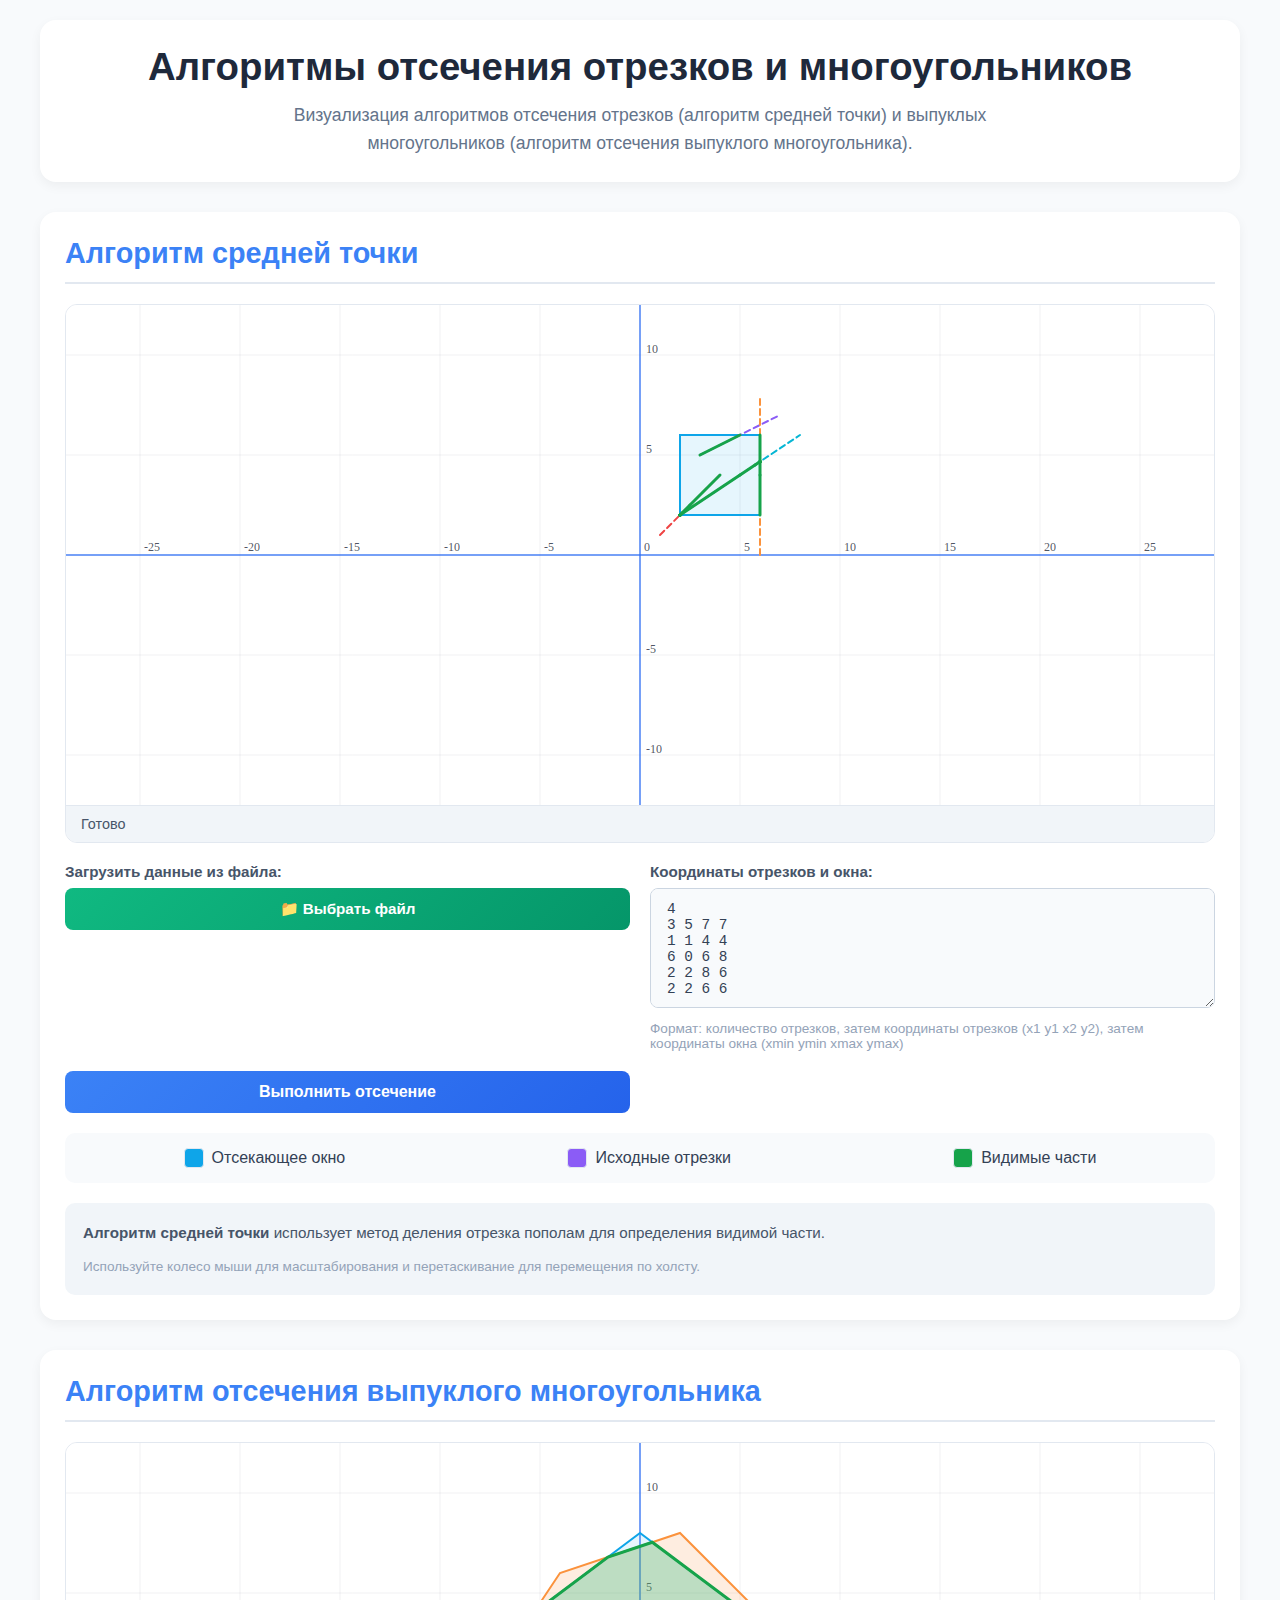
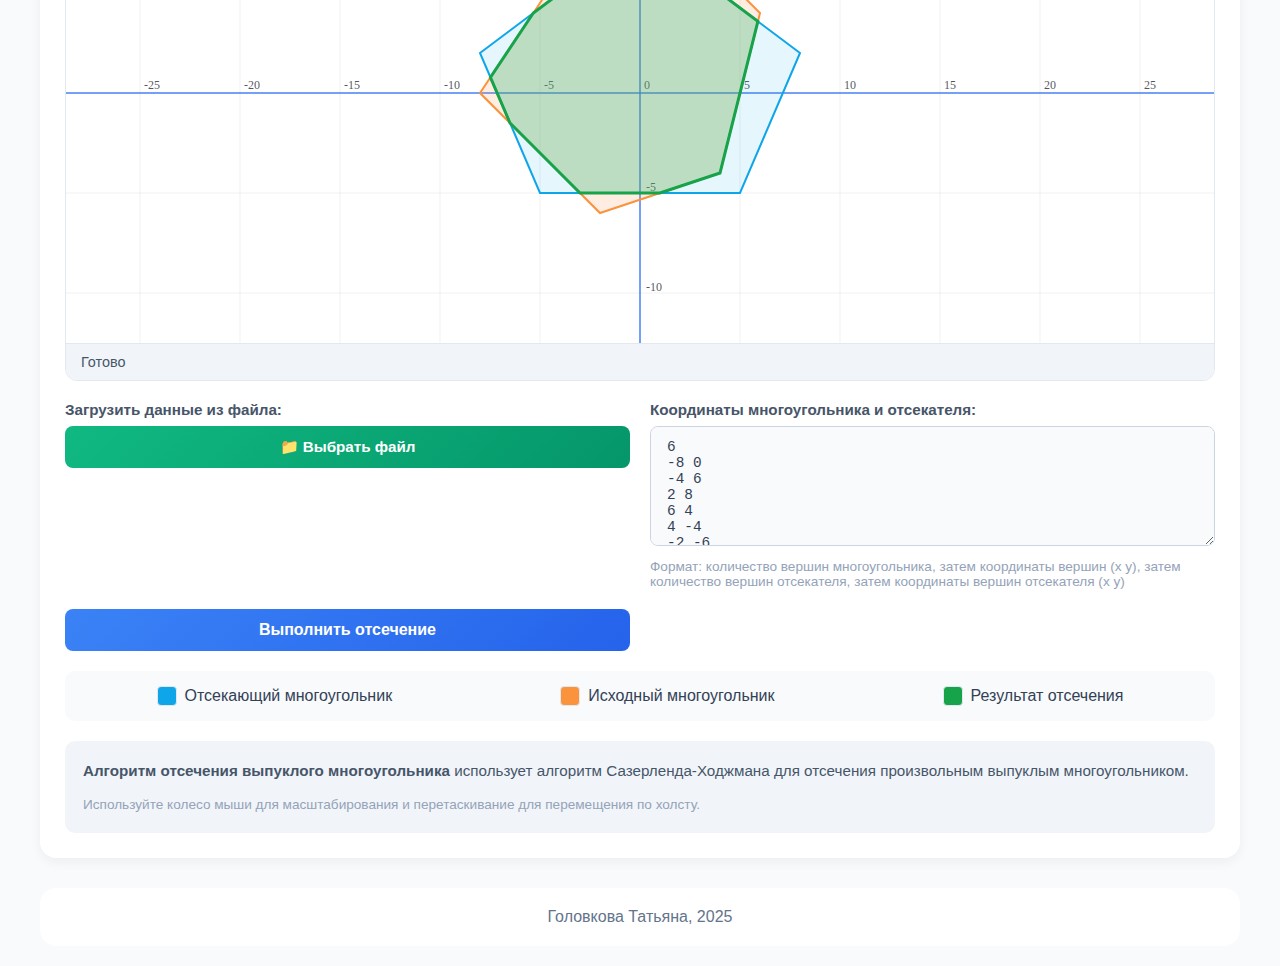
<file: lab5/index.html>
<!DOCTYPE html>
<html lang="ru">
<head>
    <meta charset="UTF-8">
    <meta name="viewport" content="width=device-width, initial-scale=1.0">
    <title>Алгоритмы отсечения отрезков и многоугольников</title>
    <link rel="stylesheet" href="style.css">
</head>
<body>
    <div class="container">
        <header>
            <h1>Алгоритмы отсечения отрезков и многоугольников</h1>
            <p class="description">
                Визуализация алгоритмов отсечения отрезков (алгоритм средней точки) 
                и выпуклых многоугольников (алгоритм отсечения выпуклого многоугольника).
            </p>
        </header>

        <section class="section">
            <h2>Алгоритм средней точки</h2>
            
            <div class="canvas-card">
                <div class="canvas-container">
                    <canvas id="canvasSeg"></canvas>
                </div>
                
                <div class="status-bar">
                    <span id="statusSeg">Готов к работе</span>
                </div>
            </div>
            
            <div class="controls">
                <div class="input-group">
                    <label for="fileSegments">Загрузить данные из файла:</label>
                    <input type="file" id="fileSegments" class="file-input" accept=".txt">
                    <label for="fileSegments" class="file-label">📁 Выбрать файл</label>
                </div>
                
                <div class="input-group">
                    <label for="inputSegments">Координаты отрезков и окна:</label>
                    <textarea id="inputSegments" placeholder="Введите данные в формате:
4
3 5 7 7
1 1 4 4
6 0 6 8
2 2 8 6
2 2 6 6"></textarea>
                    <div class="hint">Формат: количество отрезков, затем координаты отрезков (x1 y1 x2 y2), затем координаты окна (xmin ymin xmax ymax)</div>
                </div>
                
                <div class="input-group">
                    <button id="processSegments">Выполнить отсечение</button>
                </div>
            </div>
            
            <div class="legend">
                <div class="legend-item">
                    <div class="color-box" style="background-color: #0ea5e9;"></div>
                    <span>Отсекающее окно</span>
                </div>
                <div class="legend-item">
                    <div class="color-box" style="background-color: #8b5cf6;"></div>
                    <span>Исходные отрезки</span>
                </div>
                <div class="legend-item">
                    <div class="color-box" style="background-color: #16a34a;"></div>
                    <span>Видимые части</span>
                </div>
            </div>
            
            <div class="algorithm-info">
                <p><strong>Алгоритм средней точки</strong> использует метод деления отрезка пополам для определения видимой части.</p>
                <p class="hint" style="margin-top: 10px;">Используйте колесо мыши для масштабирования и перетаскивание для перемещения по холсту.</p>
            </div>
        </section>

        <section class="section">
            <h2>Алгоритм отсечения выпуклого многоугольника</h2>
            
            <div class="canvas-card">
                <div class="canvas-container">
                    <canvas id="canvasPoly"></canvas>
                </div>
                
                <div class="status-bar">
                    <span id="statusPoly">Готов к работе</span>
                </div>
            </div>
            
            <div class="controls">
                <div class="input-group">
                    <label for="filePolygon">Загрузить данные из файла:</label>
                    <input type="file" id="filePolygon" class="file-input" accept=".txt">
                    <label for="filePolygon" class="file-label">📁 Выбрать файл</label>
                </div>
                
                <div class="input-group">
                    <label for="inputPolygon">Координаты многоугольника и отсекателя:</label>
                    <textarea id="inputPolygon" placeholder="Введите данные в формате:
6
-8 0
-4 6
2 8
6 4
4 -4
-2 -6
5
-5 -5
5 -5
8 2
0 8
-8 2"></textarea>
                    <div class="hint">Формат: количество вершин многоугольника, затем координаты вершин (x y), затем количество вершин отсекателя, затем координаты вершин отсекателя (x y)</div>
                </div>
                
                <div class="input-group">
                    <button id="processPolygon">Выполнить отсечение</button>
                </div>
            </div>
            
            <div class="legend">
                <div class="legend-item">
                    <div class="color-box" style="background-color: #0ea5e9;"></div>
                    <span>Отсекающий многоугольник</span>
                </div>
                <div class="legend-item">
                    <div class="color-box" style="background-color: #fb923c;"></div>
                    <span>Исходный многоугольник</span>
                </div>
                <div class="legend-item">
                    <div class="color-box" style="background-color: #16a34a;"></div>
                    <span>Результат отсечения</span>
                </div>
            </div>
            
            <div class="algorithm-info">
                <p><strong>Алгоритм отсечения выпуклого многоугольника</strong> использует алгоритм Сазерленда-Ходжмана для отсечения произвольным выпуклым многоугольником.</p>
                <p class="hint" style="margin-top: 10px;">Используйте колесо мыши для масштабирования и перетаскивание для перемещения по холсту.</p>
            </div>
        </section>
        
        <footer>
            <p>Головкова Татьяна, 2025</p>
        </footer>
    </div>

    <script src="app.js"></script>
</body>
</html>
</file>
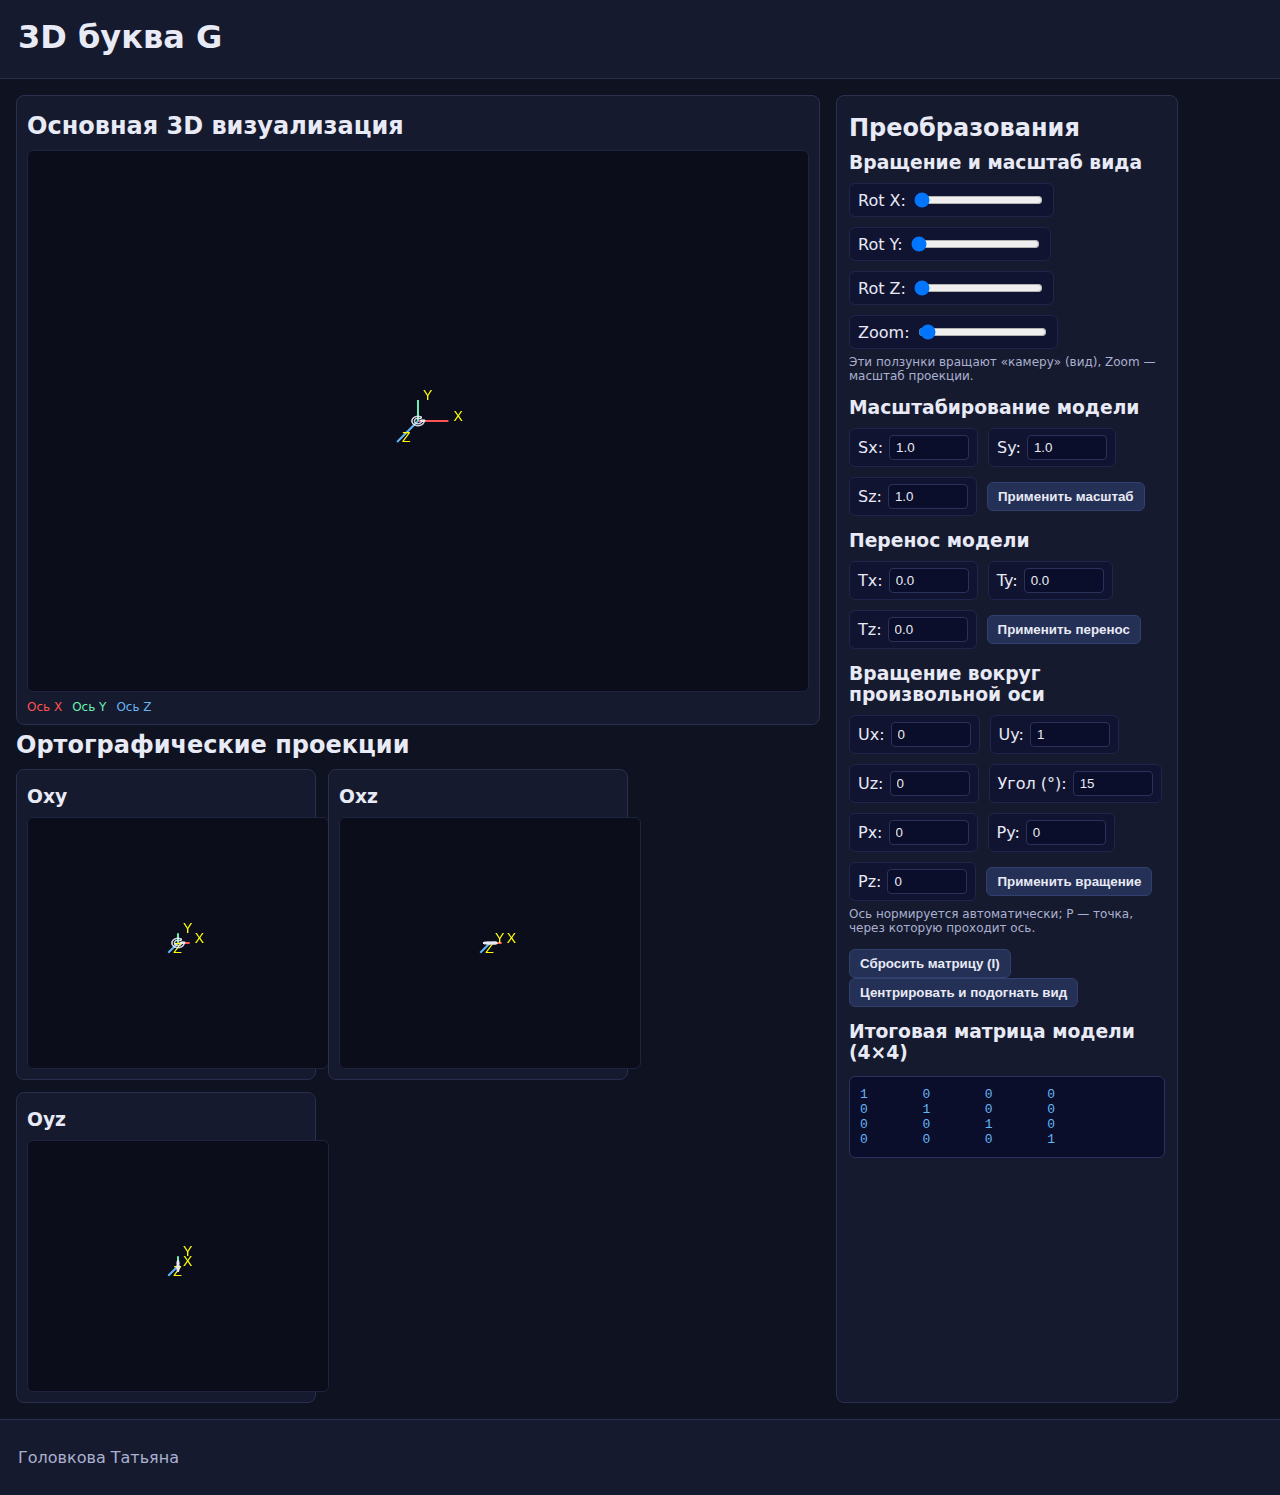
<file: lab6/index.html>
<!DOCTYPE html>
<html lang="ru">
<head>
  <meta charset="utf-8" />
  <title>3D буква G</title>
  <meta name="viewport" content="width=device-width,initial-scale=1" />
  <link rel="stylesheet" href="style.css" />
</head>
<body>
  <header>
    <h1>3D буква G</h1>
  </header>

  <main>
    <section class="view">
      <div class="canvas-block">
        <h2>Основная 3D визуализация</h2>
        <canvas id="canvas3d" width="780" height="540"></canvas>
        <div class="legend">
          <span class="x">Ось X</span>
          <span class="y">Ось Y</span>
          <span class="z">Ось Z</span>
        </div>
      </div>

      <div class="projections">
        <h2>Ортографические проекции</h2>
        <div class="proj-row">
          <div class="canvas-block small">
            <h3>Oxy</h3>
            <canvas id="canvasOxy" width="300" height="250"></canvas>
          </div>
          <div class="canvas-block small">
            <h3>Oxz</h3>
            <canvas id="canvasOxz" width="300" height="250"></canvas>
          </div>
          <div class="canvas-block small">
            <h3>Oyz</h3>
            <canvas id="canvasOyz" width="300" height="250"></canvas>
          </div>
        </div>
      </div>
    </section>

    <section class="controls">
      <h2>Преобразования</h2>

      <div class="control-group">
        <h3>Вращение и масштаб вида</h3>
        <div class="row">
          <label>Rot X: <input type="range" id="rotX" min="0" max="360" value="0"></label>
          <label>Rot Y: <input type="range" id="rotY" min="0" max="360" value="0"></label>
          <label>Rot Z: <input type="range" id="rotZ" min="0" max="360" value="0"></label>
          <label>Zoom: <input type="range" id="zoom" min="100" max="50000" value="1000"></label>
        </div>
        <p class="hint">Эти ползунки вращают «камеру» (вид), Zoom — масштаб проекции.</p>
      </div>

      <div class="control-group">
        <h3>Масштабирование модели</h3>
        <div class="row">
          <label>Sx: <input type="number" id="sx" value="1.0" step="0.1"></label>
          <label>Sy: <input type="number" id="sy" value="1.0" step="0.1"></label>
          <label>Sz: <input type="number" id="sz" value="1.0" step="0.1"></label>
          <button id="applyScale">Применить масштаб</button>
        </div>
      </div>

      <div class="control-group">
        <h3>Перенос модели</h3>
        <div class="row">
          <label>Tx: <input type="number" id="tx" value="0.0" step="0.1"></label>
          <label>Ty: <input type="number" id="ty" value="0.0" step="0.1"></label>
          <label>Tz: <input type="number" id="tz" value="0.0" step="0.1"></label>
          <button id="applyTranslate">Применить перенос</button>
        </div>
      </div>

      <div class="control-group">
        <h3>Вращение вокруг произвольной оси</h3>
        <div class="row">
          <label>Ux: <input type="number" id="ux" value="0" step="0.1"></label>
          <label>Uy: <input type="number" id="uy" value="1" step="0.1"></label>
          <label>Uz: <input type="number" id="uz" value="0" step="0.1"></label>
          <label>Угол (°): <input type="number" id="angle" value="15" step="1"></label>
          <label>Px: <input type="number" id="px" value="0" step="0.1"></label>
          <label>Py: <input type="number" id="py" value="0" step="0.1"></label>
          <label>Pz: <input type="number" id="pz" value="0" step="0.1"></label>
          <button id="applyRotate">Применить вращение</button>
        </div>
        <p class="hint">Ось нормируется автоматически; P — точка, через которую проходит ось.</p>
      </div>

      <div class="control-group">
        <button id="reset">Сбросить матрицу (I)</button>
        <button id="fit">Центрировать и подогнать вид</button>
      </div>

      <div class="matrix">
        <h3>Итоговая матрица модели (4×4)</h3>
        <pre id="matrixOut"></pre>
      </div>
    </section>
  </main>

  <footer>
    <p>Головкова Татьяна</p>
  </footer>

  <script src="app.js"></script>
</body>
</html>
</file>
<file: lab5/style.css>
* {
    margin: 0;
    padding: 0;
    box-sizing: border-box;
    font-family: 'Segoe UI', Tahoma, Geneva, Verdana, sans-serif;
}

body {
    background-color: #f8fafc;
    color: #334155;
    min-height: 100vh;
    padding: 20px;
}

.container {
    max-width: 1200px;
    margin: 0 auto;
}

header {
    text-align: center;
    margin-bottom: 30px;
    padding: 25px;
    background: white;
    border-radius: 16px;
    box-shadow: 0 4px 12px rgba(0, 0, 0, 0.05);
}

h1 {
    font-size: 2.4rem;
    margin-bottom: 12px;
    color: #1e293b;
    font-weight: 700;
}

.description {
    font-size: 1.1rem;
    max-width: 800px;
    margin: 0 auto;
    line-height: 1.6;
    color: #64748b;
}

.section {
    background: white;
    border-radius: 16px;
    padding: 25px;
    margin-bottom: 30px;
    box-shadow: 0 4px 12px rgba(0, 0, 0, 0.05);
}

h2 {
    font-size: 1.8rem;
    margin-bottom: 20px;
    color: #3b82f6;
    border-bottom: 2px solid #e2e8f0;
    padding-bottom: 12px;
}

.canvas-card {
    position: relative;
    border: 1px solid #e2e8f0;
    border-radius: 12px;
    overflow: hidden;
    margin-bottom: 20px;
    background: white;
}

.canvas-container {
    position: relative;
    width: 100%;
    height: 500px;
    overflow: hidden;
}

canvas {
    display: block;
    background: white;
    cursor: grab;
    width: 100%;
    height: 100%;
}

canvas:active {
    cursor: grabbing;
}

.controls {
    display: grid;
    grid-template-columns: 1fr 1fr;
    gap: 20px;
    margin-top: 20px;
}

.input-group {
    display: flex;
    flex-direction: column;
    gap: 8px;
}

label {
    font-weight: 600;
    color: #475569;
    font-size: 0.95rem;
}

input, textarea, button {
    padding: 12px 16px;
    border: 1px solid #cbd5e1;
    border-radius: 8px;
    font-size: 1rem;
    transition: all 0.2s;
}

input:focus, textarea:focus {
    outline: none;
    border-color: #3b82f6;
    box-shadow: 0 0 0 3px rgba(59, 130, 246, 0.1);
}

input, textarea {
    background: #f8fafc;
    color: #334155;
}

textarea {
    min-height: 120px;
    resize: vertical;
    font-family: monospace;
    font-size: 0.9rem;
}

button {
    background: linear-gradient(135deg, #3b82f6, #2563eb);
    color: white;
    font-weight: 600;
    cursor: pointer;
    transition: all 0.3s ease;
    border: none;
    display: flex;
    align-items: center;
    justify-content: center;
    gap: 8px;
}

button:hover {
    transform: translateY(-2px);
    box-shadow: 0 4px 12px rgba(59, 130, 246, 0.3);
}

.file-input {
    display: none;
}

.file-label {
    display: inline-block;
    background: linear-gradient(135deg, #10b981, #059669);
    padding: 12px 16px;
    border-radius: 8px;
    cursor: pointer;
    text-align: center;
    transition: all 0.3s ease;
    color: white;
    font-weight: 600;
}

.file-label:hover {
    transform: translateY(-2px);
    box-shadow: 0 4px 12px rgba(16, 185, 129, 0.3);
}

.legend {
    display: flex;
    justify-content: space-around;
    margin-top: 20px;
    flex-wrap: wrap;
    gap: 15px;
    padding: 15px;
    background: #f8fafc;
    border-radius: 10px;
}

.legend-item {
    display: flex;
    align-items: center;
    gap: 8px;
}

.color-box {
    width: 20px;
    height: 20px;
    border-radius: 4px;
    border: 1px solid #e2e8f0;
}

.algorithm-info {
    margin-top: 20px;
    padding: 18px;
    background: #f1f5f9;
    border-radius: 10px;
    font-size: 0.95rem;
    line-height: 1.6;
    color: #475569;
}

footer {
    text-align: center;
    margin-top: 30px;
    padding: 20px;
    background: white;
    border-radius: 16px;
    color: #64748b;
}

.status-bar {
    padding: 10px 15px;
    background: #f1f5f9;
    border-top: 1px solid #e2e8f0;
    font-size: 0.9rem;
    color: #475569;
}

.hint {
    font-size: 0.85rem;
    color: #94a3b8;
    margin-top: 5px;
}

@media (max-width: 768px) {
    .controls {
        grid-template-columns: 1fr;
    }
    
    h1 {
        font-size: 1.9rem;
    }
    
    h2 {
        font-size: 1.5rem;
    }
    
    .canvas-container {
        height: 400px;
    }
}
</file>
<file: lab6/style.css>
:root{
  --bg:#0f1220; --panel:#161a2e; --text:#e8eaf6; --muted:#aab0d0;
  --border:#2a2f4f; --button:#243055;
}
*{box-sizing:border-box}
html,body{margin:0;padding:0;background:var(--bg);color:var(--text);
  font-family:ui-sans-serif,system-ui,Segoe UI,Roboto,Helvetica,Arial,sans-serif}
header,footer{padding:12px 18px;background:var(--panel);border-bottom:1px solid var(--border)}
footer{border-top:1px solid var(--border);border-bottom:none;color:var(--muted)}
main{padding:16px;display:grid;grid-template-columns:1.2fr 0.8fr;gap:16px}
h1,h2,h3{margin:6px 0 10px;font-weight:600}
.view .canvas-block{background:var(--panel);border:1px solid var(--border);padding:10px;border-radius:8px}
.canvas-block.small{width:300px}
.projections .proj-row{display:flex;gap:12px;flex-wrap:wrap}
canvas{background:#0b0e1a;border:1px solid #1e2340;border-radius:6px;display:block}
.legend{margin-top:8px;display:flex;gap:10px;font-size:12px}
.legend .x{color:#ff5252}.legend .y{color:#69f0ae}.legend .z{color:#64b5f6}
.controls{background:var(--panel);border:1px solid var(--border);padding:12px;border-radius:8px}
.control-group{margin-bottom:14px}.row{display:flex;gap:10px;flex-wrap:wrap;align-items:center}
label{display:flex;gap:6px;align-items:center;background:#111430;padding:6px 8px;border-radius:6px;border:1px solid #20264b}
input[type="number"]{width:80px;padding:4px 6px;background:#0b0e2a;color:var(--text);border:1px solid #2a315c;border-radius:4px}
button{background:var(--button);border:1px solid #32406f;color:var(--text);padding:6px 10px;border-radius:6px;cursor:pointer;font-weight:600}
button:hover{background:#2b3a6b}.hint{font-size:12px;color:var(--muted);margin:6px 0 0}
.matrix pre{background:#0b0e2a;color:#64b5f6;border:1px solid #2a315c;border-radius:6px;padding:10px;overflow:auto}
</file>
